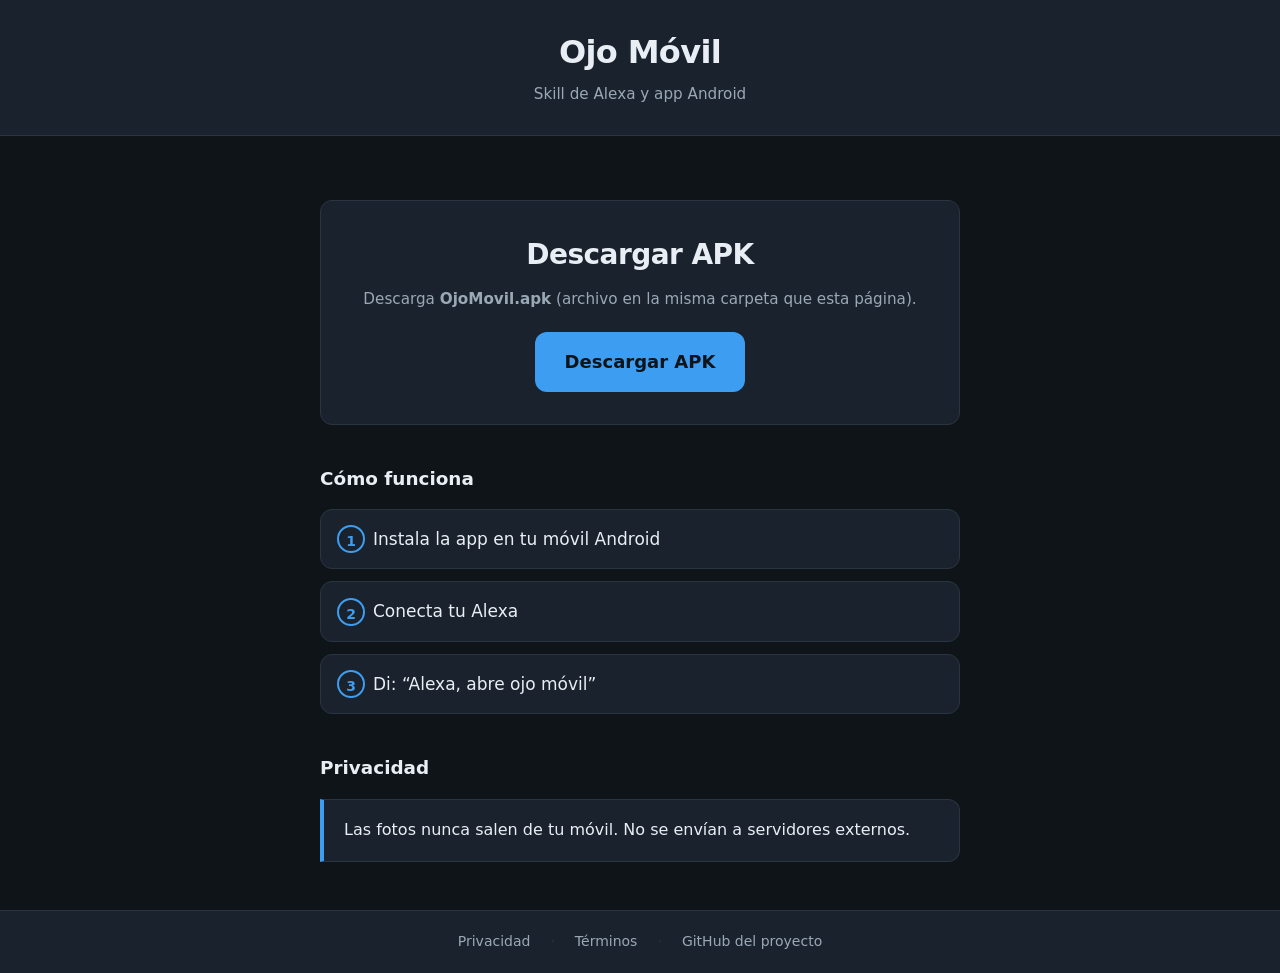
<file: index.html>
<!DOCTYPE html>
<html lang="es">
<head>
<meta charset="UTF-8">
<meta name="viewport" content="width=device-width, initial-scale=1">
<title>Ojo Móvil</title>
<style>
  :root {
    --bg: #0f1419;
    --surface: #1a222d;
    --text: #e8eef4;
    --muted: #9aa8b6;
    --accent: #3d9df0;
    --accent-hover: #5cb0f5;
    --border: #2a3542;
    --radius: 12px;
    --max: 40rem;
    --space: clamp(1rem, 4vw, 1.75rem);
  }

  *, *::before, *::after { box-sizing: border-box; }
  html { -webkit-text-size-adjust: 100%; }
  body {
    margin: 0;
    min-height: 100vh;
    font-family: system-ui, -apple-system, "Segoe UI", Roboto, Ubuntu, "Helvetica Neue", sans-serif;
    font-size: 1.0625rem;
    line-height: 1.55;
    color: var(--text);
    background: var(--bg);
    display: flex;
    flex-direction: column;
  }

  main {
    flex: 1;
    width: 100%;
    max-width: calc(var(--max) + var(--space) * 2);
    margin: 0 auto;
    padding: var(--space);
    padding-bottom: 3rem;
  }

  header {
    padding: var(--space);
    text-align: center;
    border-bottom: 1px solid var(--border);
    background: var(--surface);
  }

  header h1 {
    margin: 0 0 0.35rem;
    font-size: clamp(1.5rem, 5vw, 2rem);
    font-weight: 700;
    letter-spacing: -0.02em;
  }

  header p {
    margin: 0;
    color: var(--muted);
    font-size: 0.95rem;
  }

  .download {
    margin-top: clamp(1.5rem, 5vw, 2.25rem);
    padding: clamp(1.25rem, 4vw, 2rem);
    background: var(--surface);
    border: 1px solid var(--border);
    border-radius: var(--radius);
    text-align: center;
  }

  .download h2 {
    margin: 0 0 0.75rem;
    font-size: clamp(1.35rem, 4vw, 1.75rem);
    font-weight: 700;
    letter-spacing: -0.02em;
  }

  .download p {
    margin: 0 0 1.25rem;
    color: var(--muted);
    font-size: 0.95rem;
  }

  .btn-apk {
    display: inline-flex;
    align-items: center;
    justify-content: center;
    gap: 0.5rem;
    padding: 1rem 1.85rem;
    font-size: 1.125rem;
    font-weight: 600;
    color: #0f1419;
    background: var(--accent);
    border-radius: var(--radius);
    text-decoration: none;
    border: none;
    cursor: pointer;
    transition: background 0.15s ease, transform 0.15s ease;
  }

  .btn-apk:hover {
    background: var(--accent-hover);
  }

  .btn-apk:active {
    transform: scale(0.98);
  }

  section.block {
    margin-top: clamp(1.75rem, 5vw, 2.5rem);
  }

  section.block h2 {
    margin: 0 0 1rem;
    font-size: 1.15rem;
    font-weight: 600;
  }

  .steps {
    list-style: none;
    margin: 0;
    padding: 0;
    counter-reset: step;
  }

  .steps li {
    position: relative;
    padding: 1rem 1rem 1rem 3.25rem;
    margin-bottom: 0.75rem;
    background: var(--surface);
    border: 1px solid var(--border);
    border-radius: var(--radius);
    counter-increment: step;
  }

  .steps li:last-child { margin-bottom: 0; }

  .steps li::before {
    content: counter(step);
    position: absolute;
    left: 1rem;
    top: 50%;
    transform: translateY(-50%);
    width: 1.75rem;
    height: 1.75rem;
    line-height: 1.75rem;
    text-align: center;
    font-size: 0.875rem;
    font-weight: 700;
    color: var(--accent);
    border: 2px solid var(--accent);
    border-radius: 50%;
  }

  .privacy-box {
    margin: 0;
    padding: 1.15rem 1.25rem;
    background: var(--surface);
    border-left: 4px solid var(--accent);
    border-radius: 0 var(--radius) var(--radius) 0;
    border-top: 1px solid var(--border);
    border-right: 1px solid var(--border);
    border-bottom: 1px solid var(--border);
  }

  .privacy-box p {
    margin: 0;
    font-size: 1rem;
  }

  footer {
    margin-top: auto;
    padding: 1.25rem var(--space);
    border-top: 1px solid var(--border);
    background: var(--surface);
  }

  .footer-inner {
    max-width: calc(var(--max) + var(--space) * 2);
    margin: 0 auto;
    display: flex;
    flex-wrap: wrap;
    align-items: center;
    justify-content: center;
    gap: 0.75rem 1.25rem;
    font-size: 0.875rem;
  }

  footer a {
    color: var(--muted);
    text-decoration: none;
  }

  footer a:hover {
    color: var(--accent);
    text-decoration: underline;
  }

  .footer-sep {
    color: var(--border);
    user-select: none;
  }

  @media (max-width: 28rem) {
    .footer-inner {
      flex-direction: column;
      gap: 0.65rem;
    }
    .footer-sep { display: none; }
  }
</style>
</head>
<body>

<header>
  <h1>Ojo Móvil</h1>
  <p>Skill de Alexa y app Android</p>
</header>

<main>

  <section class="download" aria-labelledby="apk-title">
    <h2 id="apk-title">Descargar APK</h2>
    <p>Descarga <strong>OjoMovil.apk</strong> (archivo en la misma carpeta que esta página).</p>
    <a class="btn-apk" href="OjoMovil.apk" download="OjoMovil.apk">Descargar APK</a>
  </section>

  <section class="block" aria-labelledby="how-title">
    <h2 id="how-title">Cómo funciona</h2>
    <ol class="steps">
      <li>Instala la app en tu móvil Android</li>
      <li>Conecta tu Alexa</li>
      <li>Di: “Alexa, abre ojo móvil”</li>
    </ol>
  </section>

  <section class="block" aria-labelledby="privacy-title">
    <h2 id="privacy-title">Privacidad</h2>
    <div class="privacy-box">
      <p>Las fotos nunca salen de tu móvil. No se envían a servidores externos.</p>
    </div>
  </section>

</main>

<footer>
  <nav class="footer-inner" aria-label="Enlaces legales y repositorio">
    <a href="privacy.html">Privacidad</a>
    <span class="footer-sep" aria-hidden="true">·</span>
    <a href="terms.html">Términos</a>
    <span class="footer-sep" aria-hidden="true">·</span>
    <!-- Sustituye el href por la URL real de tu repositorio en GitHub -->
    <a href="https://github.com/">GitHub del proyecto</a>
  </nav>
</footer>

</body>
</html>
</file>
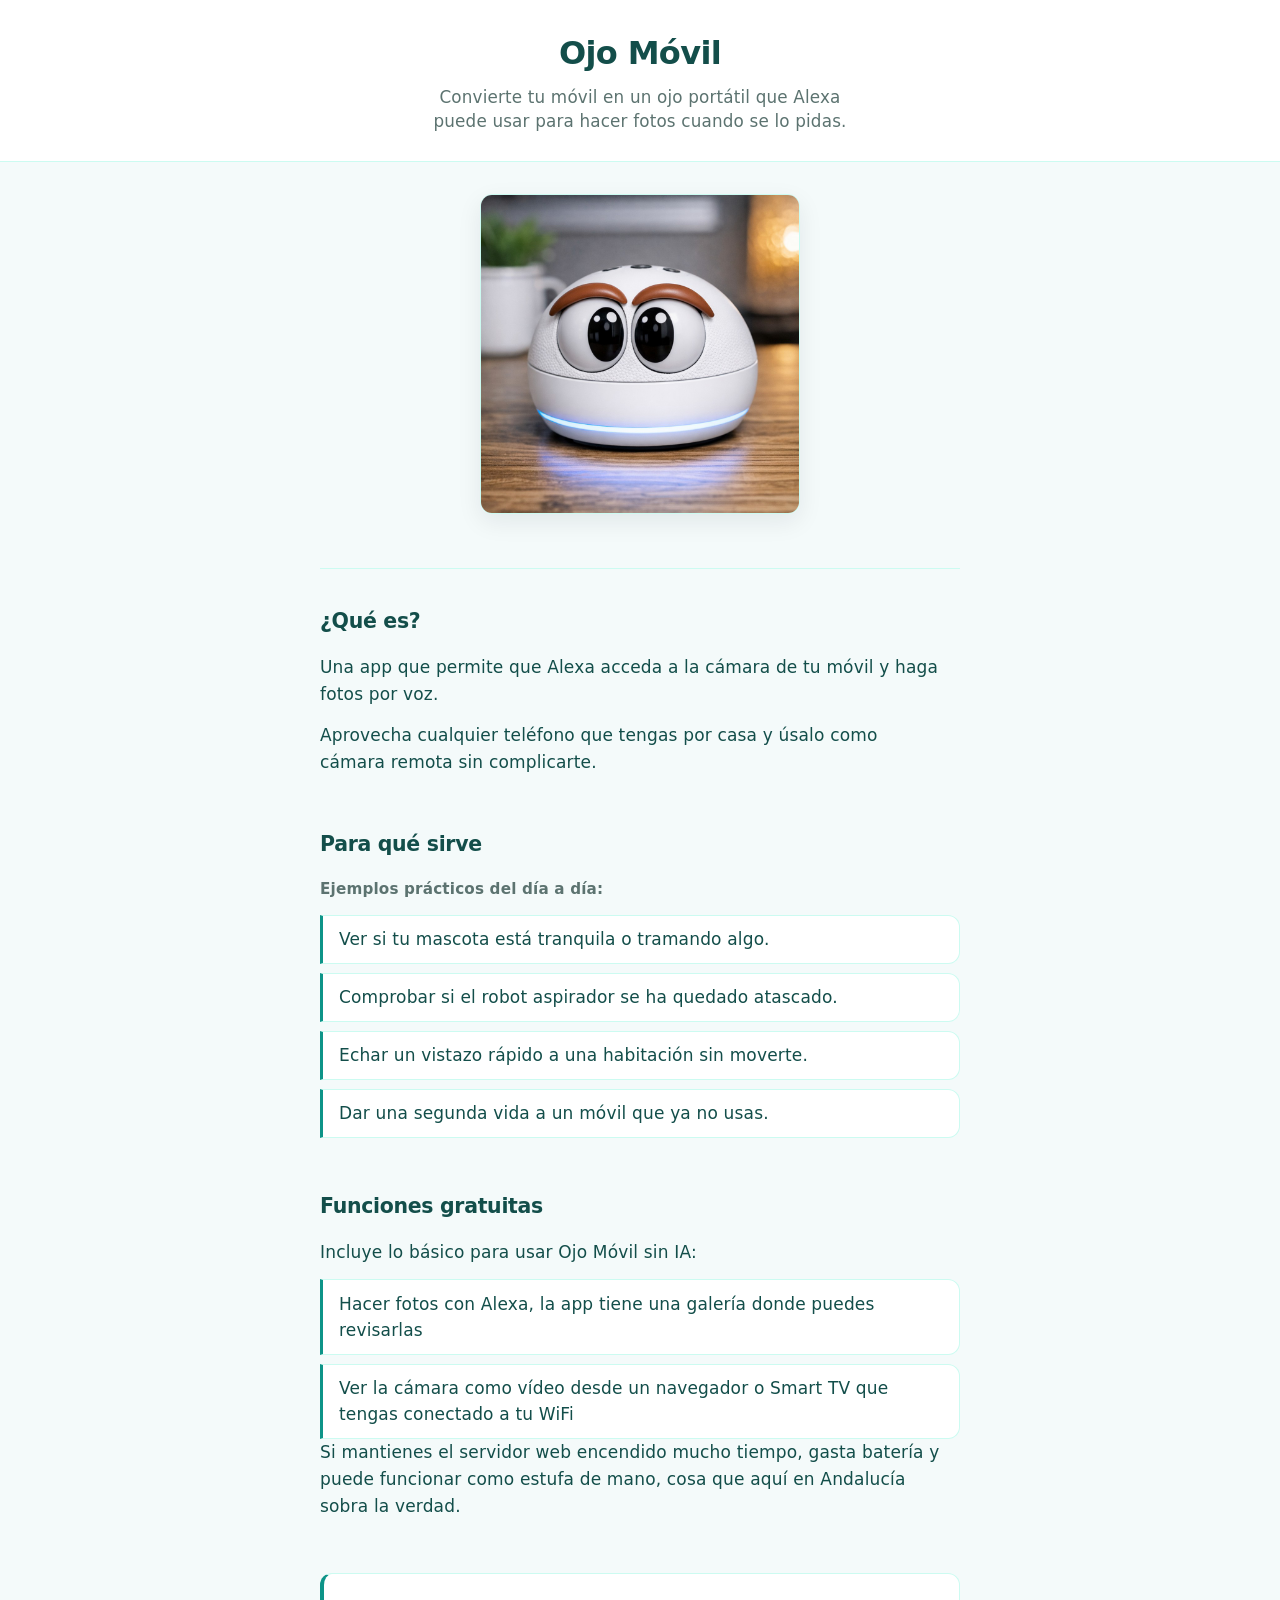
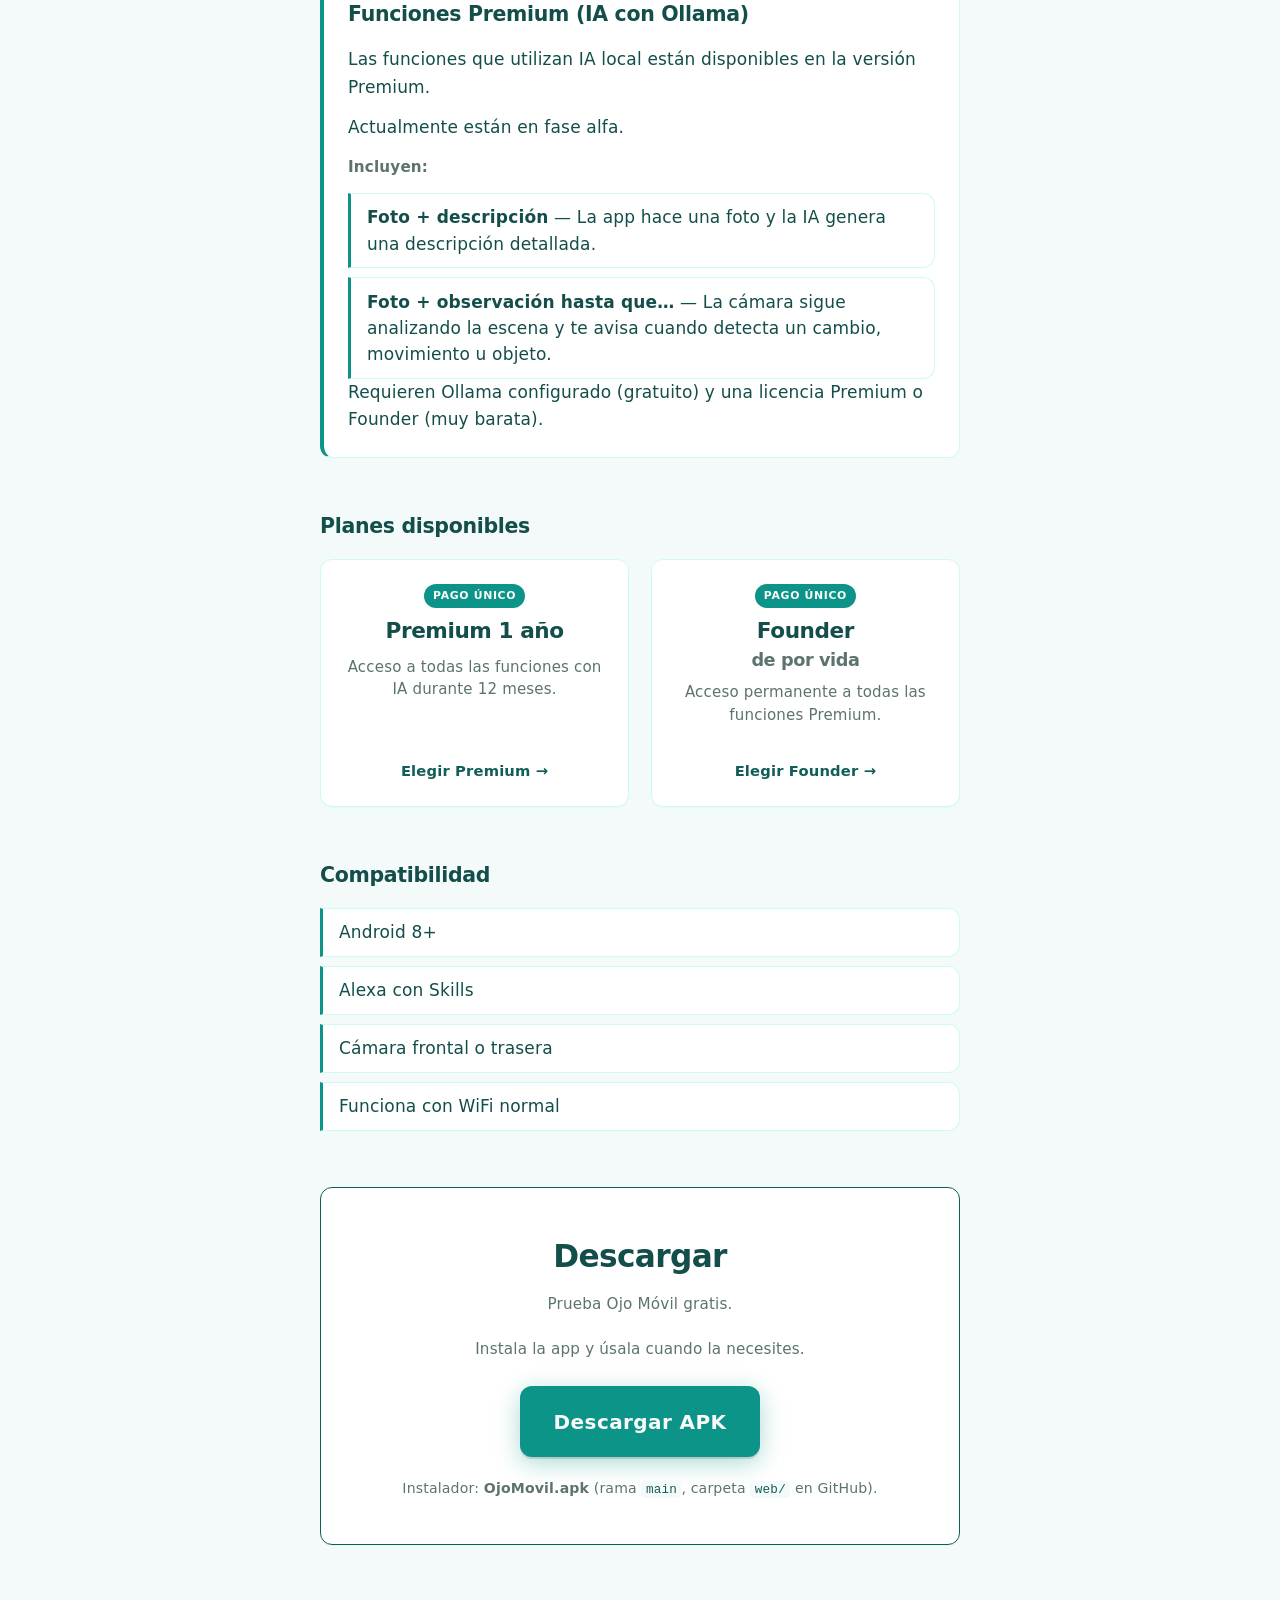
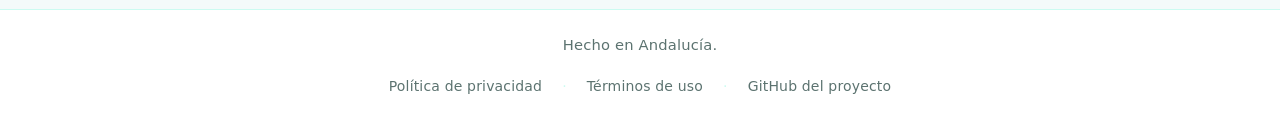
<file: web/index.html>
<!DOCTYPE html>
<html lang="es">
<head>
<meta charset="UTF-8">
<meta name="viewport" content="width=device-width, initial-scale=1">
<link rel="icon" type="image/x-icon" href="favicon.ico">
<title>Ojo Móvil — Fotos por voz con Alexa y la cámara de tu Android</title>
<meta name="description" content="Ojo Móvil convierte tu móvil en una cámara que Alexa usa cuando se lo pides: fotos por voz, galería en la app y vista en vivo por WiFi en navegador o Smart TV. Hay funciones Premium con IA local usando Ollama.">
<link rel="canonical" href="https://ivanpazm.github.io/ojomovil-published/web/">
<meta property="og:title" content="Ojo Móvil — Fotos por voz con Alexa y tu Android">
<meta property="og:description" content="Convierte tu móvil en un ojo portátil que Alexa puede usar para hacer fotos cuando se lo pidas. Galería en la app, vídeo por WiFi en el navegador o la tele, y opciones Premium con IA local (Ollama).">
<meta property="og:type" content="website">
<meta property="og:url" content="https://ivanpazm.github.io/ojomovil-published/web/">
<meta property="og:image" content="https://ivanpazm.github.io/ojomovil-published/web/ojomovil-cover.png">
<meta property="og:locale" content="es_ES">
<meta name="twitter:card" content="summary_large_image">
<meta name="twitter:title" content="Ojo Móvil — Fotos por voz con Alexa y tu Android">
<meta name="twitter:description" content="Convierte tu móvil en un ojo portátil que Alexa puede usar para hacer fotos cuando se lo pidas. Galería en la app, vídeo por WiFi y Premium con IA local (Ollama).">
<meta name="twitter:image" content="https://ivanpazm.github.io/ojomovil-published/web/ojomovil-cover.png">
<link rel="stylesheet" href="styles.css">
<script type="application/ld+json">
{
  "@context": "https://schema.org",
  "@type": "SoftwareApplication",
  "name": "Ojo Móvil",
  "operatingSystem": "Android",
  "applicationCategory": "UtilityApplication",
  "description": "App Android y skill de Alexa que dejan hacer fotos con la cámara del móvil cuando se lo pides por voz, con galería integrada y opción de ver la cámara en vivo desde un navegador o Smart TV en la misma WiFi. Incluye funciones Premium con IA local mediante Ollama y licencias Premium o Founder.",
  "url": "https://ivanpazm.github.io/ojomovil-published/web/",
  "image": "https://ivanpazm.github.io/ojomovil-published/web/ojomovil-cover.png",
  "offers": {
    "@type": "Offer",
    "price": "0.00",
    "priceCurrency": "EUR"
  }
}
</script>
</head>
<body>

<header>
  <h1><a href="https://ivanpazm.github.io/ojomovil-published/web/">Ojo Móvil</a></h1>
  <p class="header-tagline">Convierte tu móvil en un ojo portátil que Alexa puede usar para hacer fotos cuando se lo pidas.</p>
</header>

<main>

  <section class="hero" aria-label="Portada">
    <figure class="hero-figure">
      <img
        class="hero-img"
        src="echopop.png"
        width="512"
        height="512"
        alt="Echo Pop personificado, con ojos expresivos y anillo de luz en la base, sobre una mesa de madera."
        decoding="async"
        fetchpriority="high">
    </figure>
  </section>

  <section class="block" aria-labelledby="what-title">
    <h2 id="what-title">¿Qué es?</h2>
    <p>Una app que permite que Alexa acceda a la cámara de tu móvil y haga fotos por voz.</p>
    <p>Aprovecha cualquier teléfono que tengas por casa y úsalo como cámara remota sin complicarte.</p>
  </section>

  <section class="block" aria-labelledby="use-title">
    <h2 id="use-title">Para qué sirve</h2>
    <p class="section-kicker">Ejemplos prácticos del día a día:</p>
    <ul class="plain-list">
      <li>Ver si tu mascota está tranquila o tramando algo.</li>
      <li>Comprobar si el robot aspirador se ha quedado atascado.</li>
      <li>Echar un vistazo rápido a una habitación sin moverte.</li>
      <li>Dar una segunda vida a un móvil que ya no usas.</li>
    </ul>
  </section>

  <section class="block" aria-labelledby="free-title">
    <h2 id="free-title">Funciones gratuitas</h2>
    <p>Incluye lo básico para usar Ojo Móvil sin IA:</p>
    <ul class="plain-list">
      <li>Hacer fotos con Alexa, la app tiene una galería donde puedes revisarlas</li>
      <li>Ver la cámara como vídeo desde un navegador o Smart TV que tengas conectado a tu WiFi</li>
    </ul>
    <p>Si mantienes el servidor web encendido mucho tiempo, gasta batería y puede funcionar como estufa de mano, cosa que aquí en Andalucía sobra la verdad.</p>
  </section>

  <section class="block block--premium" aria-labelledby="premium-ia-title">
    <h2 id="premium-ia-title">Funciones Premium (IA con Ollama)</h2>
    <p>Las funciones que utilizan IA local están disponibles en la versión Premium.</p>
    <p>Actualmente están en fase alfa.</p>
    <p class="section-kicker">Incluyen:</p>
    <ul class="plain-list">
      <li><strong>Foto + descripción</strong> — La app hace una foto y la IA genera una descripción detallada.</li>
      <li><strong>Foto + observación hasta que…</strong> — La cámara sigue analizando la escena y te avisa cuando detecta un cambio, movimiento u objeto.</li>
    </ul>
    <p>Requieren Ollama configurado (gratuito) y una licencia Premium o Founder (muy barata).</p>
  </section>

  <!-- Sustituye cada href por la URL de pago del plan (Stripe, Lemon Squeezy, etc.). -->
  <section class="block plans-section" aria-labelledby="plans-title">
    <h2 id="plans-title">Planes disponibles</h2>
    <div class="plans-grid">
      <a class="plan-card" href="https://github.com/ivanpazm/ojomovil-published/releases">
        <span class="plan-card__label">Pago único</span>
        <h3 class="plan-card__title">Premium 1 año</h3>
        <p class="plan-card__desc">Acceso a todas las funciones con IA durante 12 meses.</p>
        <span class="plan-card__cta">Elegir Premium →</span>
      </a>
      <a class="plan-card" href="founder.html">
        <span class="plan-card__label">Pago único</span>
        <h3 class="plan-card__title">Founder <span class="plan-card__subtitle">de por vida</span></h3>
        <p class="plan-card__desc">Acceso permanente a todas las funciones Premium.</p>
        <span class="plan-card__cta">Elegir Founder →</span>
      </a>
    </div>
  </section>

  <section class="block" aria-labelledby="compat-title">
    <h2 id="compat-title">Compatibilidad</h2>
    <ul class="plain-list">
      <li>Android 8+</li>
      <li>Alexa con Skills</li>
      <li>Cámara frontal o trasera</li>
      <li>Funciona con WiFi normal</li>
    </ul>
  </section>

  <section class="download download--final download--apk" aria-labelledby="apk-title">
    <h2 id="apk-title">Descargar</h2>
    <p>Prueba Ojo Móvil gratis.</p>
    <p>Instala la app y úsala cuando la necesites.</p>
    <p class="download__apk-wrap">
      <a class="btn-apk btn-apk--large btn-apk--primary" href="https://github.com/ivanpazm/ojomovil-published/raw/main/web/OjoMovil.apk">Descargar APK</a>
    </p>
    <p class="download__hint">Instalador: <strong>OjoMovil.apk</strong> (rama <code>main</code>, carpeta <code>web/</code> en GitHub).</p>
  </section>

</main>

<footer>
  <div class="footer-wrap">
    <p class="footer-copy">Hecho en Andalucía.</p>
    <nav class="footer-inner" aria-label="Legal y proyecto">
      <a href="https://ivanpazm.github.io/ojomovil-published/web/privacy.html">Política de privacidad</a>
      <span class="footer-sep" aria-hidden="true">·</span>
      <a href="https://ivanpazm.github.io/ojomovil-published/web/terms.html">Términos de uso</a>
      <span class="footer-sep" aria-hidden="true">·</span>
      <a href="https://github.com/ivanpazm/ojomovil-published">GitHub del proyecto</a>
    </nav>
  </div>
</footer>

</body>
</html>
</file>
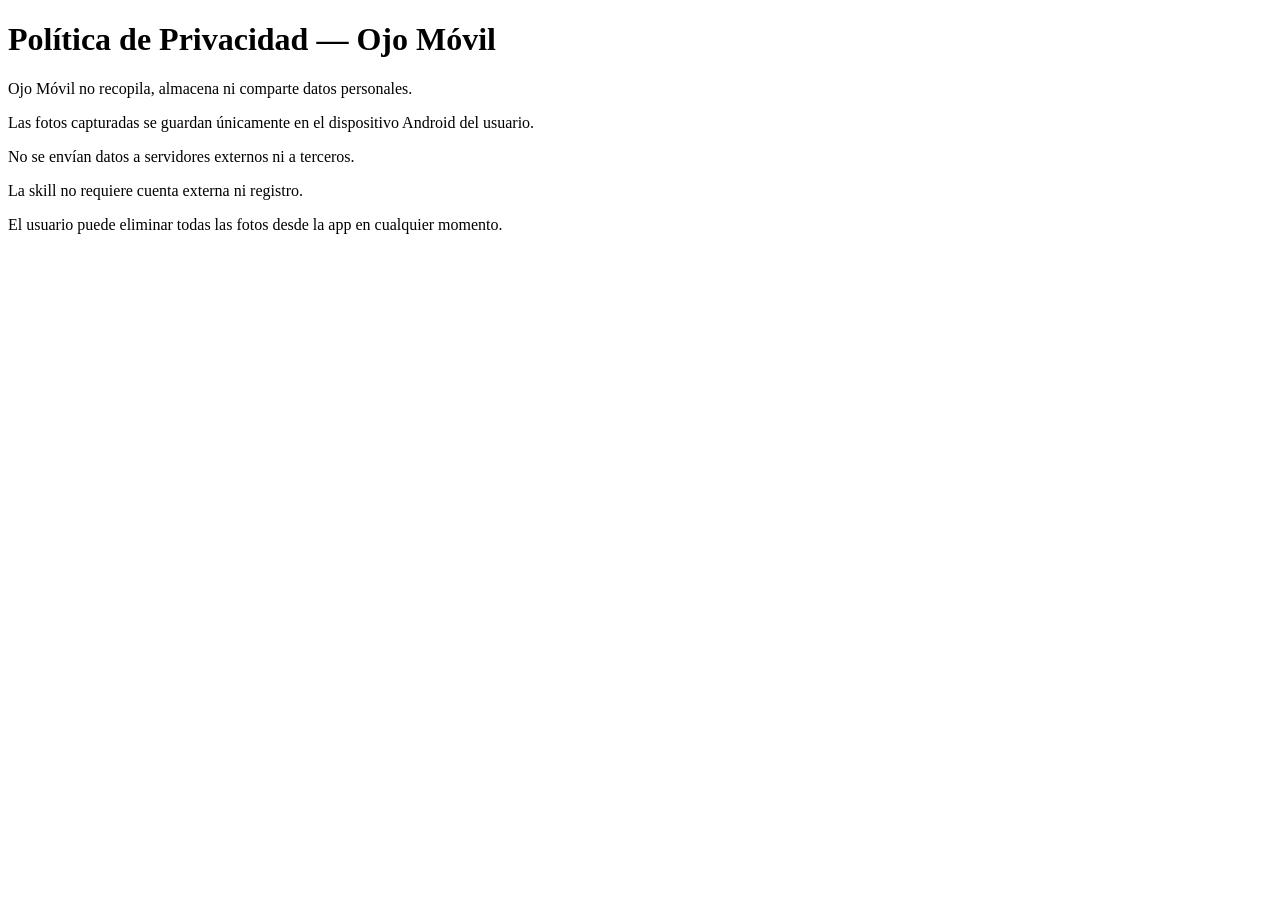
<file: privacy.html>
<!DOCTYPE html>
<html lang="es">
<head>
<meta charset="UTF-8">
<title>Política de Privacidad — Ojo Móvil</title>
</head>
<body>
<h1>Política de Privacidad — Ojo Móvil</h1>
<p>Ojo Móvil no recopila, almacena ni comparte datos personales.</p>
<p>Las fotos capturadas se guardan únicamente en el dispositivo Android del usuario.</p>
<p>No se envían datos a servidores externos ni a terceros.</p>
<p>La skill no requiere cuenta externa ni registro.</p>
<p>El usuario puede eliminar todas las fotos desde la app en cualquier momento.</p>
</body>
</html>
</file>
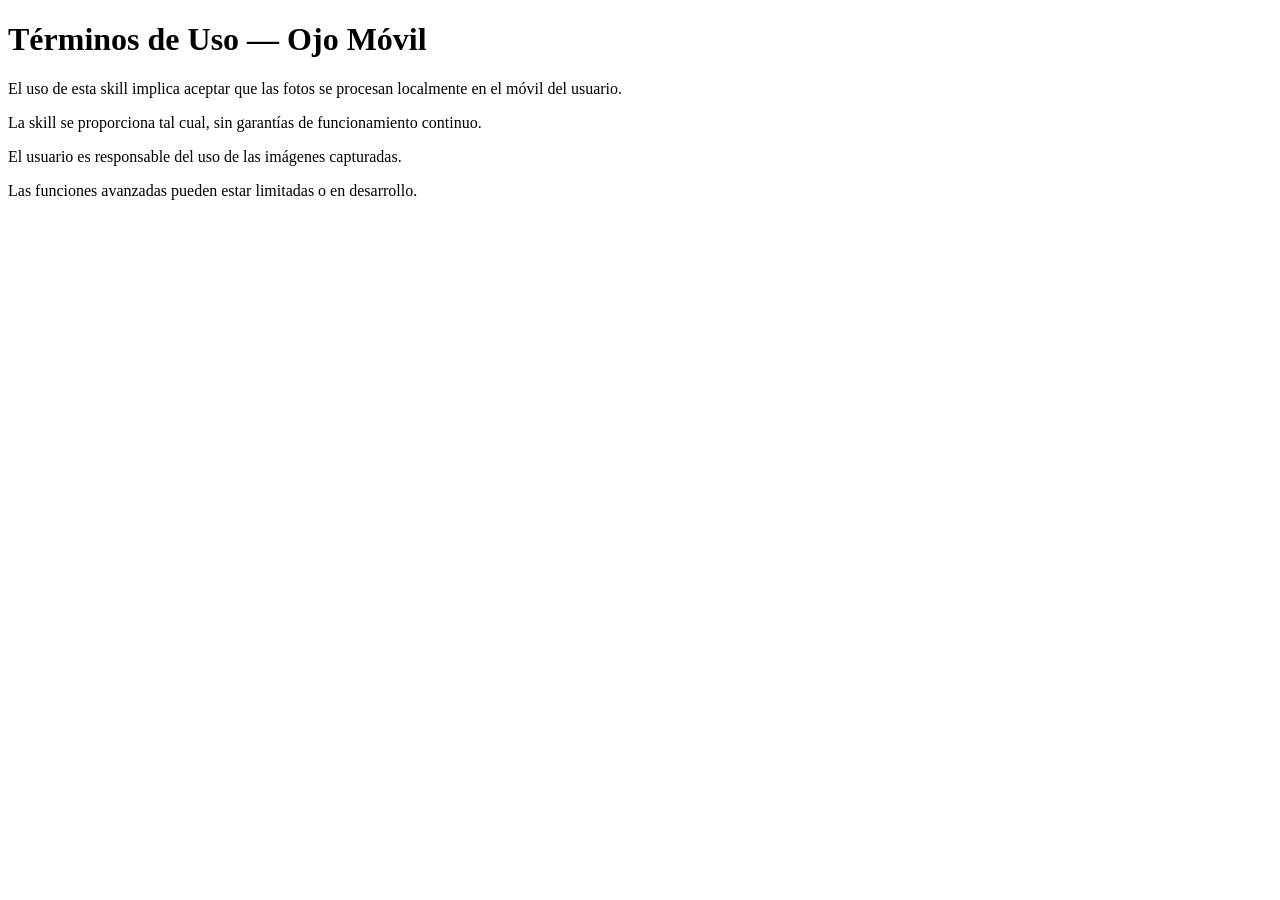
<file: terms.html>
<!DOCTYPE html>
<html lang="es">
<head>
<meta charset="UTF-8">
<title>Términos de Uso — Ojo Móvil</title>
</head>
<body>
<h1>Términos de Uso — Ojo Móvil</h1>
<p>El uso de esta skill implica aceptar que las fotos se procesan localmente en el móvil del usuario.</p>
<p>La skill se proporciona tal cual, sin garantías de funcionamiento continuo.</p>
<p>El usuario es responsable del uso de las imágenes capturadas.</p>
<p>Las funciones avanzadas pueden estar limitadas o en desarrollo.</p>
</body>
</html>
</file>
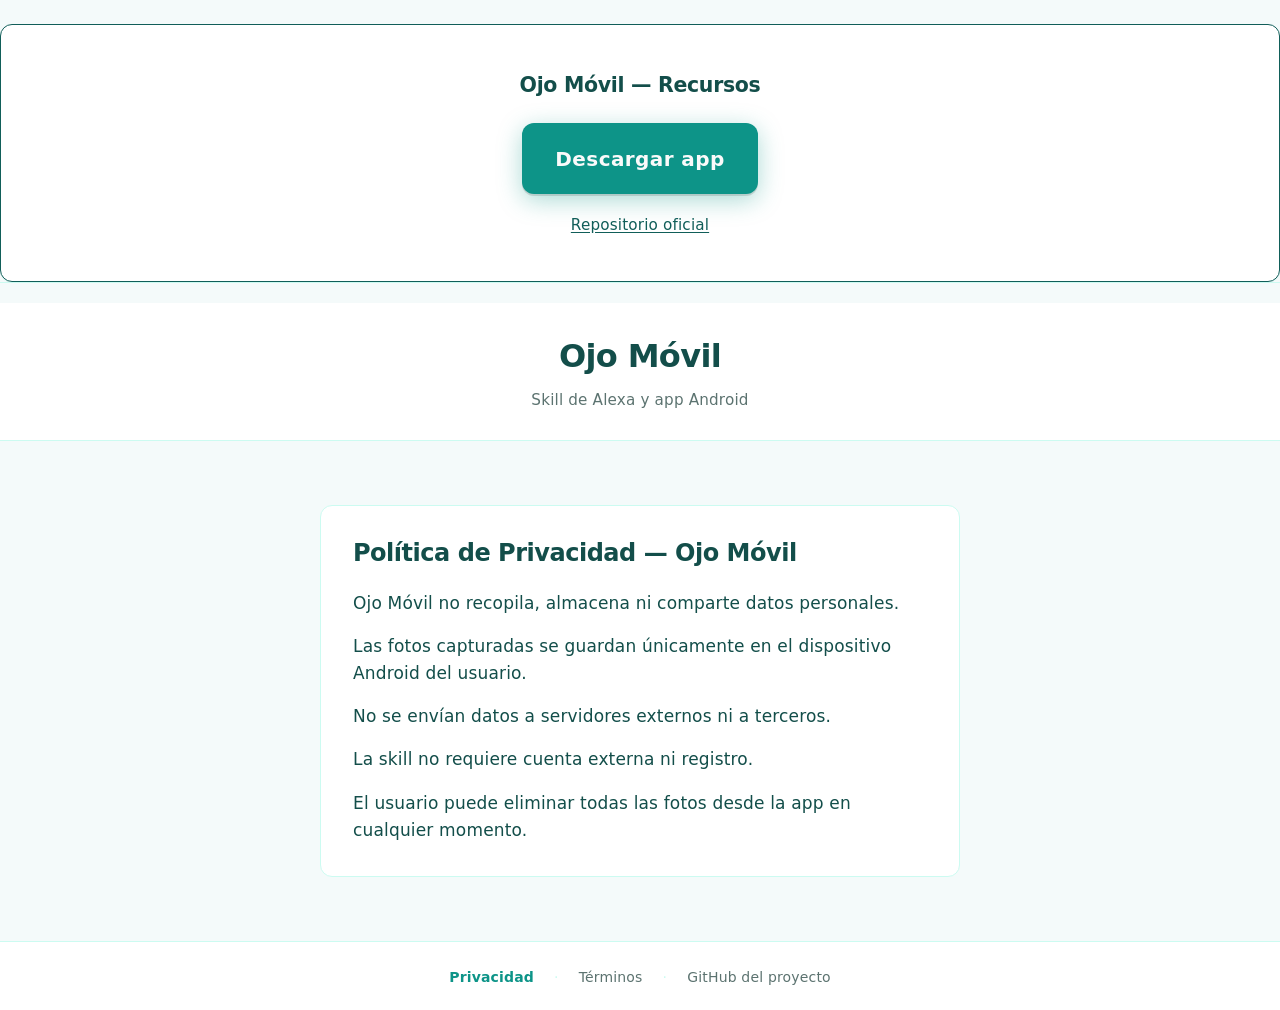
<file: web/privacy.html>
<!DOCTYPE html>
<html lang="es">
<head>
<meta charset="UTF-8">
<meta name="viewport" content="width=device-width, initial-scale=1">
<title>Política de Privacidad — Ojo Móvil</title>
<link rel="stylesheet" href="styles.css">
</head>
<body>
<!--#include virtual="header.html" -->
<!-- GitHub Pages no procesa SSI: el bloque siguiente replica web/header.html -->
<section class="block" style="margin-top: clamp(1rem, 4vw, 1.5rem); margin-bottom: 0;">
  <div class="download download--final" style="margin-top: 0;">
    <h2>Ojo Móvil — Recursos</h2>
    <p class="download__apk-wrap">
      <a class="btn-apk btn-apk--large btn-apk--primary" href="https://ivanpazm.github.io/ojomovil-published/web/OjoMovil.apk">Descargar app</a>
    </p>
    <p class="footer-copy" style="margin-top: 0.75rem; margin-bottom: 0;"><a href="https://github.com/ivanpazm/ojomovil-published" style="color: var(--accent-deep); text-decoration: underline; text-underline-offset: 2px;">Repositorio oficial</a></p>
  </div>
</section>
<hr style="border: 0; border-top: 1px solid var(--border); margin: 0 0 1.25rem;">

<header>
  <h1><a href="https://ivanpazm.github.io/ojomovil-published/web/">Ojo Móvil</a></h1>
  <p>Skill de Alexa y app Android</p>
</header>

<main>
  <article class="legal">
    <h1>Política de Privacidad — Ojo Móvil</h1>
    <p>Ojo Móvil no recopila, almacena ni comparte datos personales.</p>
    <p>Las fotos capturadas se guardan únicamente en el dispositivo Android del usuario.</p>
    <p>No se envían datos a servidores externos ni a terceros.</p>
    <p>La skill no requiere cuenta externa ni registro.</p>
    <p>El usuario puede eliminar todas las fotos desde la app en cualquier momento.</p>
  </article>
</main>

<footer>
  <nav class="footer-inner" aria-label="Enlaces legales y repositorio">
    <a href="https://ivanpazm.github.io/ojomovil-published/web/privacy.html" aria-current="page">Privacidad</a>
    <span class="footer-sep" aria-hidden="true">·</span>
    <a href="https://ivanpazm.github.io/ojomovil-published/web/terms.html">Términos</a>
    <span class="footer-sep" aria-hidden="true">·</span>
    <a href="https://github.com/ivanpazm/ojomovil-published">GitHub del proyecto</a>
  </nav>
</footer>

</body>
</html>
</file>
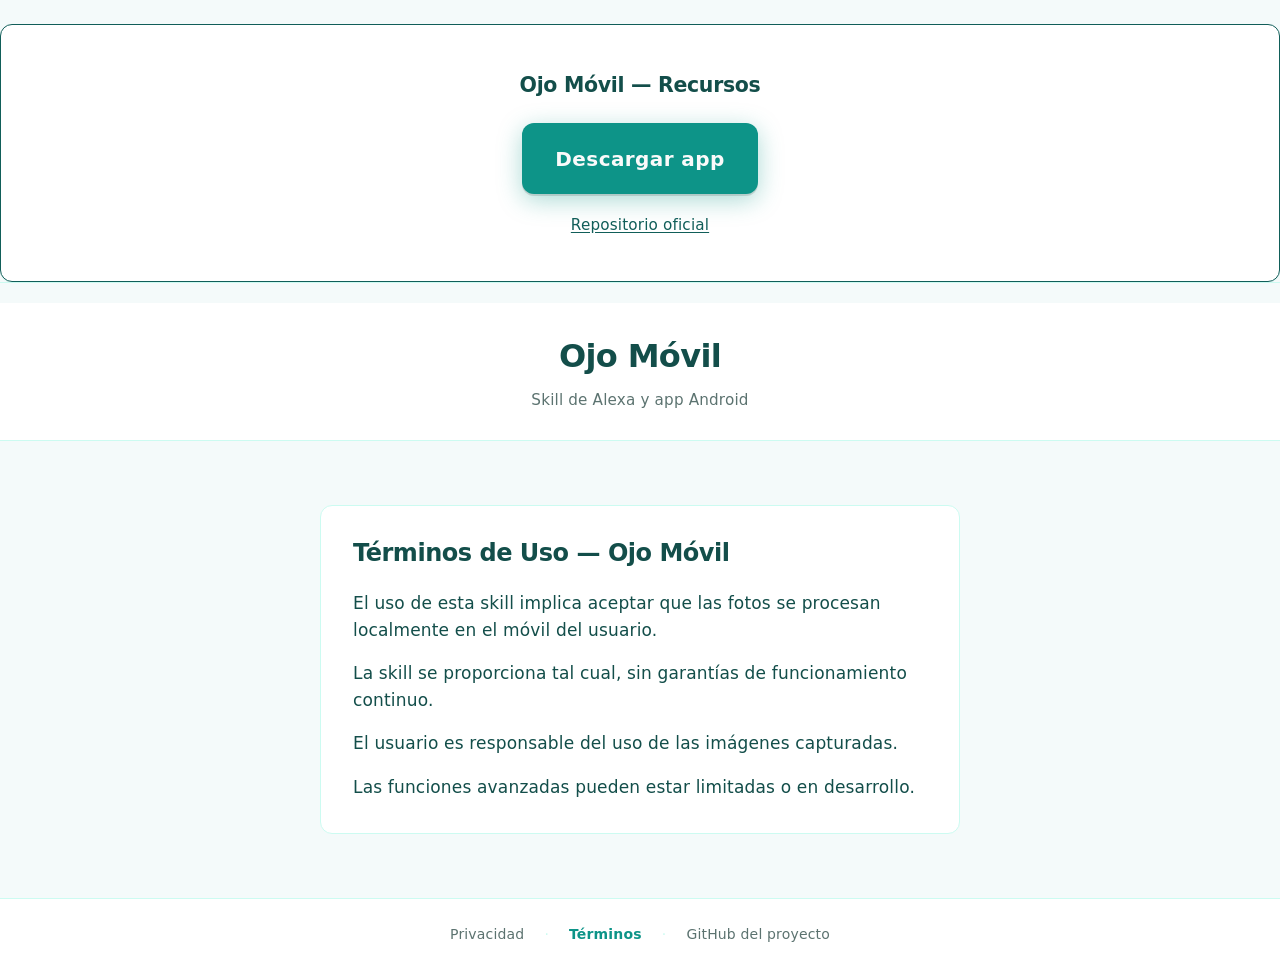
<file: web/terms.html>
<!DOCTYPE html>
<html lang="es">
<head>
<meta charset="UTF-8">
<meta name="viewport" content="width=device-width, initial-scale=1">
<title>Términos de Uso — Ojo Móvil</title>
<link rel="stylesheet" href="styles.css">
</head>
<body>
<!--#include virtual="header.html" -->
<!-- GitHub Pages no procesa SSI: el bloque siguiente replica web/header.html -->
<section class="block" style="margin-top: clamp(1rem, 4vw, 1.5rem); margin-bottom: 0;">
  <div class="download download--final" style="margin-top: 0;">
    <h2>Ojo Móvil — Recursos</h2>
    <p class="download__apk-wrap">
      <a class="btn-apk btn-apk--large btn-apk--primary" href="https://ivanpazm.github.io/ojomovil-published/web/OjoMovil.apk">Descargar app</a>
    </p>
    <p class="footer-copy" style="margin-top: 0.75rem; margin-bottom: 0;"><a href="https://github.com/ivanpazm/ojomovil-published" style="color: var(--accent-deep); text-decoration: underline; text-underline-offset: 2px;">Repositorio oficial</a></p>
  </div>
</section>
<hr style="border: 0; border-top: 1px solid var(--border); margin: 0 0 1.25rem;">

<header>
  <h1><a href="https://ivanpazm.github.io/ojomovil-published/web/">Ojo Móvil</a></h1>
  <p>Skill de Alexa y app Android</p>
</header>

<main>
  <article class="legal">
    <h1>Términos de Uso — Ojo Móvil</h1>
    <p>El uso de esta skill implica aceptar que las fotos se procesan localmente en el móvil del usuario.</p>
    <p>La skill se proporciona tal cual, sin garantías de funcionamiento continuo.</p>
    <p>El usuario es responsable del uso de las imágenes capturadas.</p>
    <p>Las funciones avanzadas pueden estar limitadas o en desarrollo.</p>
  </article>
</main>

<footer>
  <nav class="footer-inner" aria-label="Enlaces legales y repositorio">
    <a href="https://ivanpazm.github.io/ojomovil-published/web/privacy.html">Privacidad</a>
    <span class="footer-sep" aria-hidden="true">·</span>
    <a href="https://ivanpazm.github.io/ojomovil-published/web/terms.html" aria-current="page">Términos</a>
    <span class="footer-sep" aria-hidden="true">·</span>
    <a href="https://github.com/ivanpazm/ojomovil-published">GitHub del proyecto</a>
  </nav>
</footer>

</body>
</html>
</file>
<file: web/styles.css>
/*
  Paleta alineada con la app Android (colors.xml / Material colorPrimary):
  · Día:  ojos_primary #0D9488, purple_700 #0F766E, ic_launcher_background #0D9488
  · Noche: ojos_primary #2DD4BF, purple_700 #14B8A6, ic_launcher_background #0F766E
*/

:root {
  /* Tema oscuro (equivalente a noche en la app) */
  --bg: #0a1110;
  --surface: #121f1d;
  --text: #ecfdf5;
  --muted: #8ba8a3;
  --accent: #2dd4bf;
  --accent-hover: #5eead4;
  --accent-strong: #14b8a6;
  --accent-deep: #0f766e;
  --border: #1a3530;
  --on-accent: #042f2e;
  --radius: 12px;
  --max: 40rem;
  --space: clamp(1rem, 4vw, 1.75rem);
}

@media (prefers-color-scheme: light) {
  :root {
    --bg: #f4fafa;
    --surface: #ffffff;
    --text: #134e4a;
    --muted: #5c7370;
    --accent: #0d9488;
    --accent-hover: #0f766e;
    --accent-strong: #0f766e;
    --accent-deep: #115e59;
    --border: #ccfbf1;
    --on-accent: #fafafa;
  }
}
*, *::before, *::after { box-sizing: border-box; }
html { -webkit-text-size-adjust: 100%; }
body {
  margin: 0;
  min-height: 100vh;
  font-family: system-ui, -apple-system, "Segoe UI", Roboto, Ubuntu, "Helvetica Neue", sans-serif;
  font-size: 1.0625rem;
  line-height: 1.6;
  letter-spacing: 0.01em;
  color: var(--text);
  background: var(--bg);
  display: flex;
  flex-direction: column;
}

main {
  flex: 1;
  width: 100%;
  max-width: calc(var(--max) + var(--space) * 2);
  margin: 0 auto;
  padding: var(--space);
  padding-top: clamp(1.25rem, 4vw, 2rem);
  padding-bottom: clamp(2.5rem, 6vw, 4rem);
}

header {
  padding: var(--space);
  text-align: center;
  border-bottom: 1px solid var(--border);
  background: var(--surface);
}

header h1 {
  margin: 0 0 0.35rem;
  font-size: clamp(1.5rem, 5vw, 2rem);
  font-weight: 700;
  letter-spacing: -0.02em;
}

header h1 a {
  color: inherit;
  text-decoration: none;
}

header h1 a:hover {
  color: var(--accent);
}

header h1 a:focus-visible {
  outline: 2px solid var(--accent);
  outline-offset: 3px;
  border-radius: 4px;
}

header p {
  margin: 0;
  color: var(--muted);
  font-size: 0.95rem;
}

.header-tagline {
  max-width: 26rem;
  margin-left: auto;
  margin-right: auto;
  font-size: clamp(0.95rem, 2.8vw, 1.05rem);
  line-height: 1.45;
}

/* Portada bajo la cabecera */
.hero {
  margin: 0 0 clamp(1.5rem, 4vw, 2.25rem);
  padding-bottom: clamp(1.25rem, 4vw, 2rem);
  border-bottom: 1px solid var(--border);
}

.hero-figure {
  margin: 0 auto 1.35rem;
  max-width: min(20rem, 88vw);
  text-align: center;
}

.hero-img {
  display: block;
  width: 100%;
  height: auto;
  border-radius: var(--radius);
  border: 1px solid var(--border);
  box-shadow: 0 10px 28px rgba(0, 0, 0, 0.22);
}

@media (prefers-color-scheme: light) {
  .hero-img {
    box-shadow: 0 8px 24px rgba(15, 23, 42, 0.08);
  }
}

.hero p {
  margin: 0 0 0.85rem;
  max-width: 58ch;
  margin-left: auto;
  margin-right: auto;
  text-align: center;
  color: var(--text);
  line-height: 1.6;
}

.hero p:last-child {
  margin-bottom: 0;
}

section.block > p {
  margin: 0 0 0.85rem;
  max-width: 58ch;
}

section.block > p:last-child {
  margin-bottom: 0;
}

.h2-star {
  display: flex;
  align-items: baseline;
  flex-wrap: wrap;
  gap: 0.35rem 0.5rem;
  max-width: 100%;
}

.h2-star__ico {
  flex-shrink: 0;
}

.h2-star--center {
  justify-content: center;
  text-align: left;
}

.block-after-steps {
  margin-top: 1.1rem;
  margin-bottom: 0;
  max-width: 58ch;
  font-style: italic;
  color: var(--muted);
}

.section-kicker {
  margin: 0 0 0.75rem;
  font-size: 0.95rem;
  font-weight: 600;
  color: var(--muted);
}

/* Planes: dos tarjetas iguales, centradas */
.plans-section .plans-grid {
  display: grid;
  grid-template-columns: repeat(2, minmax(0, 1fr));
  gap: clamp(1rem, 3vw, 1.35rem);
  max-width: 44rem;
  margin: 0.75rem auto 0;
  width: 100%;
}

@media (max-width: 36rem) {
  .plans-section .plans-grid {
    grid-template-columns: 1fr;
    max-width: 22rem;
  }
}

.plan-card {
  display: flex;
  flex-direction: column;
  min-height: 15.5rem;
  padding: clamp(1.15rem, 3vw, 1.5rem);
  text-decoration: none;
  color: inherit;
  text-align: center;
  align-items: center;
  background: var(--surface);
  border: 1px solid var(--border);
  border-radius: var(--radius);
  box-shadow: 0 1px 0 rgba(45, 212, 191, 0.06);
  transition: border-color 0.15s ease, box-shadow 0.15s ease, transform 0.15s ease;
}

.plan-card:hover {
  border-color: var(--accent);
  box-shadow: 0 8px 28px rgba(0, 0, 0, 0.14);
  transform: translateY(-2px);
}

@media (prefers-color-scheme: dark) {
  .plan-card:hover {
    box-shadow: 0 10px 32px rgba(0, 0, 0, 0.35);
  }
}

.plan-card:focus-visible {
  outline: 2px solid var(--accent);
  outline-offset: 3px;
}

.plan-card__label {
  display: inline-block;
  margin-bottom: 0.65rem;
  padding: 0.2rem 0.55rem;
  font-size: 0.68rem;
  font-weight: 700;
  letter-spacing: 0.06em;
  text-transform: uppercase;
  color: var(--on-accent);
  background: var(--accent);
  border-radius: 999px;
}

.plan-card__title {
  margin: 0 0 0.65rem;
  font-size: clamp(1.15rem, 3.5vw, 1.35rem);
  font-weight: 700;
  letter-spacing: -0.02em;
  line-height: 1.25;
  color: var(--text);
}

.plan-card__subtitle {
  display: block;
  margin-top: 0.2rem;
  font-size: 0.82em;
  font-weight: 600;
  color: var(--muted);
}

.plan-card__desc {
  flex: 1;
  margin: 0 0 1rem;
  max-width: 17rem;
  font-size: 0.94rem;
  line-height: 1.5;
  color: var(--muted);
}

.plan-card__cta {
  margin-top: auto;
  font-size: 0.92rem;
  font-weight: 700;
  color: var(--accent-deep);
}

@media (prefers-color-scheme: dark) {
  .plan-card__cta {
    color: var(--accent);
  }
}

.block--premium {
  padding: clamp(1.1rem, 3vw, 1.5rem);
  background: var(--surface);
  border: 1px solid var(--border);
  border-radius: var(--radius);
  border-left: 4px solid var(--accent);
}

.block--premium > p:first-of-type {
  margin-top: 0;
}

.plain-list--compact li {
  padding-top: 0.45rem;
  padding-bottom: 0.45rem;
  margin-bottom: 0.35rem;
}

.download__apk-wrap {
  margin: 1.35rem 0 0.75rem;
  display: flex;
  justify-content: center;
}

.download__hint {
  margin-top: 0 !important;
  margin-bottom: 0 !important;
  font-size: 0.88rem !important;
  color: var(--muted) !important;
}

.btn-apk--primary {
  min-height: 3.25rem;
  padding: 1.15rem 2.35rem;
  font-size: clamp(1.12rem, 3.5vw, 1.3rem);
  letter-spacing: 0.02em;
  box-shadow: 0 2px 0 rgba(0, 0, 0, 0.12), 0 6px 24px rgba(13, 148, 136, 0.35);
}

@media (prefers-color-scheme: dark) {
  .btn-apk--primary {
    box-shadow: 0 2px 0 rgba(0, 0, 0, 0.25), 0 8px 28px rgba(45, 212, 191, 0.25);
  }
}

.footer-wrap {
  max-width: calc(var(--max) + var(--space) * 2);
  margin: 0 auto;
}

.footer-copy {
  margin: 0 0 1.15rem;
  text-align: center;
  font-size: 0.92rem;
  line-height: 1.55;
  color: var(--muted);
}

section.block q {
  color: var(--text);
}

.download {
  margin-top: clamp(1.5rem, 5vw, 2.25rem);
  padding: clamp(1.25rem, 4vw, 2rem);
  background: var(--surface);
  border: 1px solid var(--border);
  border-radius: var(--radius);
  text-align: center;
}

.download--final {
  margin-top: clamp(2.25rem, 6vw, 3.5rem);
  padding: clamp(1.75rem, 5vw, 2.75rem) clamp(1.25rem, 4vw, 2rem);
  border-color: var(--accent-deep);
  box-shadow: 0 1px 0 rgba(45, 212, 191, 0.08);
}

.download h2 {
  margin: 0 0 0.75rem;
  font-size: clamp(1.35rem, 4vw, 1.75rem);
  font-weight: 700;
  letter-spacing: -0.02em;
}

.download--final h2 {
  margin-bottom: 0.65rem;
  font-size: clamp(1.45rem, 4.5vw, 1.95rem);
}

.download p {
  margin: 0 0 1.25rem;
  color: var(--muted);
  font-size: 0.95rem;
}

.download code {
  font-size: 0.9em;
  padding: 0.1em 0.35em;
  border-radius: 4px;
  background: var(--bg);
  color: var(--accent-deep);
}

@media (prefers-color-scheme: dark) {
  .download code {
    color: var(--accent);
  }
}
.btn-apk {
  display: inline-flex;
  align-items: center;
  justify-content: center;
  gap: 0.5rem;
  padding: 1rem 1.85rem;
  font-size: 1.125rem;
  font-weight: 600;
  color: var(--on-accent);
  background: var(--accent);
  border-radius: var(--radius);
  text-decoration: none;
  border: none;
  cursor: pointer;
  transition: background 0.15s ease, transform 0.15s ease, color 0.15s ease;
}

.btn-apk:hover {
  background: var(--accent-hover);
}

.btn-apk:active {
  transform: scale(0.98);
}

.btn-apk:focus-visible {
  outline: 2px solid var(--accent-hover);
  outline-offset: 3px;
}

footer a:focus-visible {
  outline: 2px solid var(--accent);
  outline-offset: 2px;
  border-radius: 2px;
}

.btn-apk--large {
  margin-top: 0.35rem;
  padding: 1.2rem 2.1rem;
  font-size: clamp(1.1rem, 3.5vw, 1.25rem);
  width: 100%;
  max-width: 22rem;
}

@media (min-width: 30rem) {
  .btn-apk--large {
    width: auto;
    min-width: 14rem;
  }
}

section.block {
  margin-top: clamp(2rem, 5.5vw, 3.25rem);
}

.hero + .block {
  margin-top: clamp(1.35rem, 4vw, 2rem);
}

section.block h2 {
  margin: 0 0 1rem;
  font-size: clamp(1.12rem, 2.8vw, 1.28rem);
  font-weight: 600;
  letter-spacing: -0.015em;
  color: var(--text);
}

.lede {
  margin: 0 0 1.35rem;
  max-width: 65ch;
  color: var(--text);
  font-size: 1.03rem;
  line-height: 1.65;
}

.icon-bullets {
  list-style: none;
  margin: 0;
  padding: 0;
  display: flex;
  flex-direction: column;
  gap: 0.85rem;
}

.icon-bullets li {
  display: flex;
  gap: 0.75rem;
  align-items: flex-start;
  margin: 0;
  padding: 0.95rem 1.05rem;
  background: var(--surface);
  border: 1px solid var(--border);
  border-radius: var(--radius);
  line-height: 1.55;
}

.icon-bullets__emoji {
  flex-shrink: 0;
  font-size: 1.35rem;
  line-height: 1.35;
}

.plain-list {
  list-style: none;
  margin: 0;
  padding: 0;
}

.plain-list li {
  margin: 0 0 0.55rem;
  padding: 0.65rem 0.85rem 0.65rem 1rem;
  border-left: 3px solid var(--accent);
  background: var(--surface);
  border-radius: 0 var(--radius) var(--radius) 0;
  border-top: 1px solid var(--border);
  border-right: 1px solid var(--border);
  border-bottom: 1px solid var(--border);
  line-height: 1.55;
}

.plain-list li:last-child {
  margin-bottom: 0;
}

.spec-list {
  list-style: none;
  margin: 0;
  padding: 0;
}

.spec-list li {
  margin: 0 0 1rem;
  padding: 0.85rem 1.05rem;
  background: var(--surface);
  border: 1px solid var(--border);
  border-radius: var(--radius);
  line-height: 1.55;
}

.spec-list li:last-child {
  margin-bottom: 0;
}

.spec-list__label {
  display: block;
  margin-bottom: 0.4rem;
  font-size: 0.72rem;
  font-weight: 700;
  letter-spacing: 0.06em;
  text-transform: uppercase;
  color: var(--accent-deep);
}

@media (prefers-color-scheme: dark) {
  .spec-list__label {
    color: var(--accent-strong);
  }
}

.steps {
  list-style: none;
  margin: 0;
  padding: 0;
  counter-reset: step;
}

.steps li {
  position: relative;
  padding: 1.05rem 1rem 1.05rem 3.35rem;
  margin-bottom: 0.75rem;
  background: var(--surface);
  border: 1px solid var(--border);
  border-radius: var(--radius);
  counter-increment: step;
  line-height: 1.55;
}

.steps li:last-child { margin-bottom: 0; }

.steps li::before {
  content: counter(step);
  position: absolute;
  left: 1rem;
  top: 50%;
  transform: translateY(-50%);
  width: 1.75rem;
  height: 1.75rem;
  line-height: 1.75rem;
  text-align: center;
  font-size: 0.875rem;
  font-weight: 700;
  color: var(--accent-deep);
  border: 2px solid var(--accent);
  border-radius: 50%;
}

@media (prefers-color-scheme: dark) {
  .steps li::before {
    color: var(--accent);
  }
}
.privacy-box {
  margin: 0;
  padding: 1.15rem 1.25rem;
  background: var(--surface);
  border-left: 4px solid var(--accent);
  border-radius: 0 var(--radius) var(--radius) 0;
  border-top: 1px solid var(--border);
  border-right: 1px solid var(--border);
  border-bottom: 1px solid var(--border);
}

.privacy-box p {
  margin: 0;
  font-size: 1rem;
}

/* Páginas legales (privacy, terms) */
article.legal {
  margin-top: clamp(1.25rem, 4vw, 2rem);
  padding: clamp(1.25rem, 4vw, 2rem);
  background: var(--surface);
  border: 1px solid var(--border);
  border-radius: var(--radius);
}

article.legal h1 {
  margin: 0 0 1.25rem;
  font-size: clamp(1.25rem, 4vw, 1.5rem);
  font-weight: 700;
  letter-spacing: -0.02em;
  line-height: 1.3;
}

article.legal p {
  margin: 0 0 1rem;
  color: var(--text);
}

article.legal p:last-child {
  margin-bottom: 0;
}

footer {
  margin-top: auto;
  padding: 1.5rem var(--space) 1.35rem;
  border-top: 1px solid var(--border);
  background: var(--surface);
}

.footer-inner {
  max-width: none;
  margin: 0 auto;
  display: flex;
  flex-wrap: wrap;
  align-items: center;
  justify-content: center;
  gap: 0.75rem 1.25rem;
  font-size: 0.875rem;
}

footer a {
  color: var(--muted);
  text-decoration: none;
}

footer a:hover {
  color: var(--accent);
  text-decoration: underline;
}

.footer-sep {
  color: var(--border);
  user-select: none;
}

footer a[aria-current="page"] {
  color: var(--accent);
  font-weight: 600;
}

@media (max-width: 28rem) {
  .footer-inner {
    flex-direction: column;
    gap: 0.65rem;
  }
  .footer-sep { display: none; }
}
</file>
